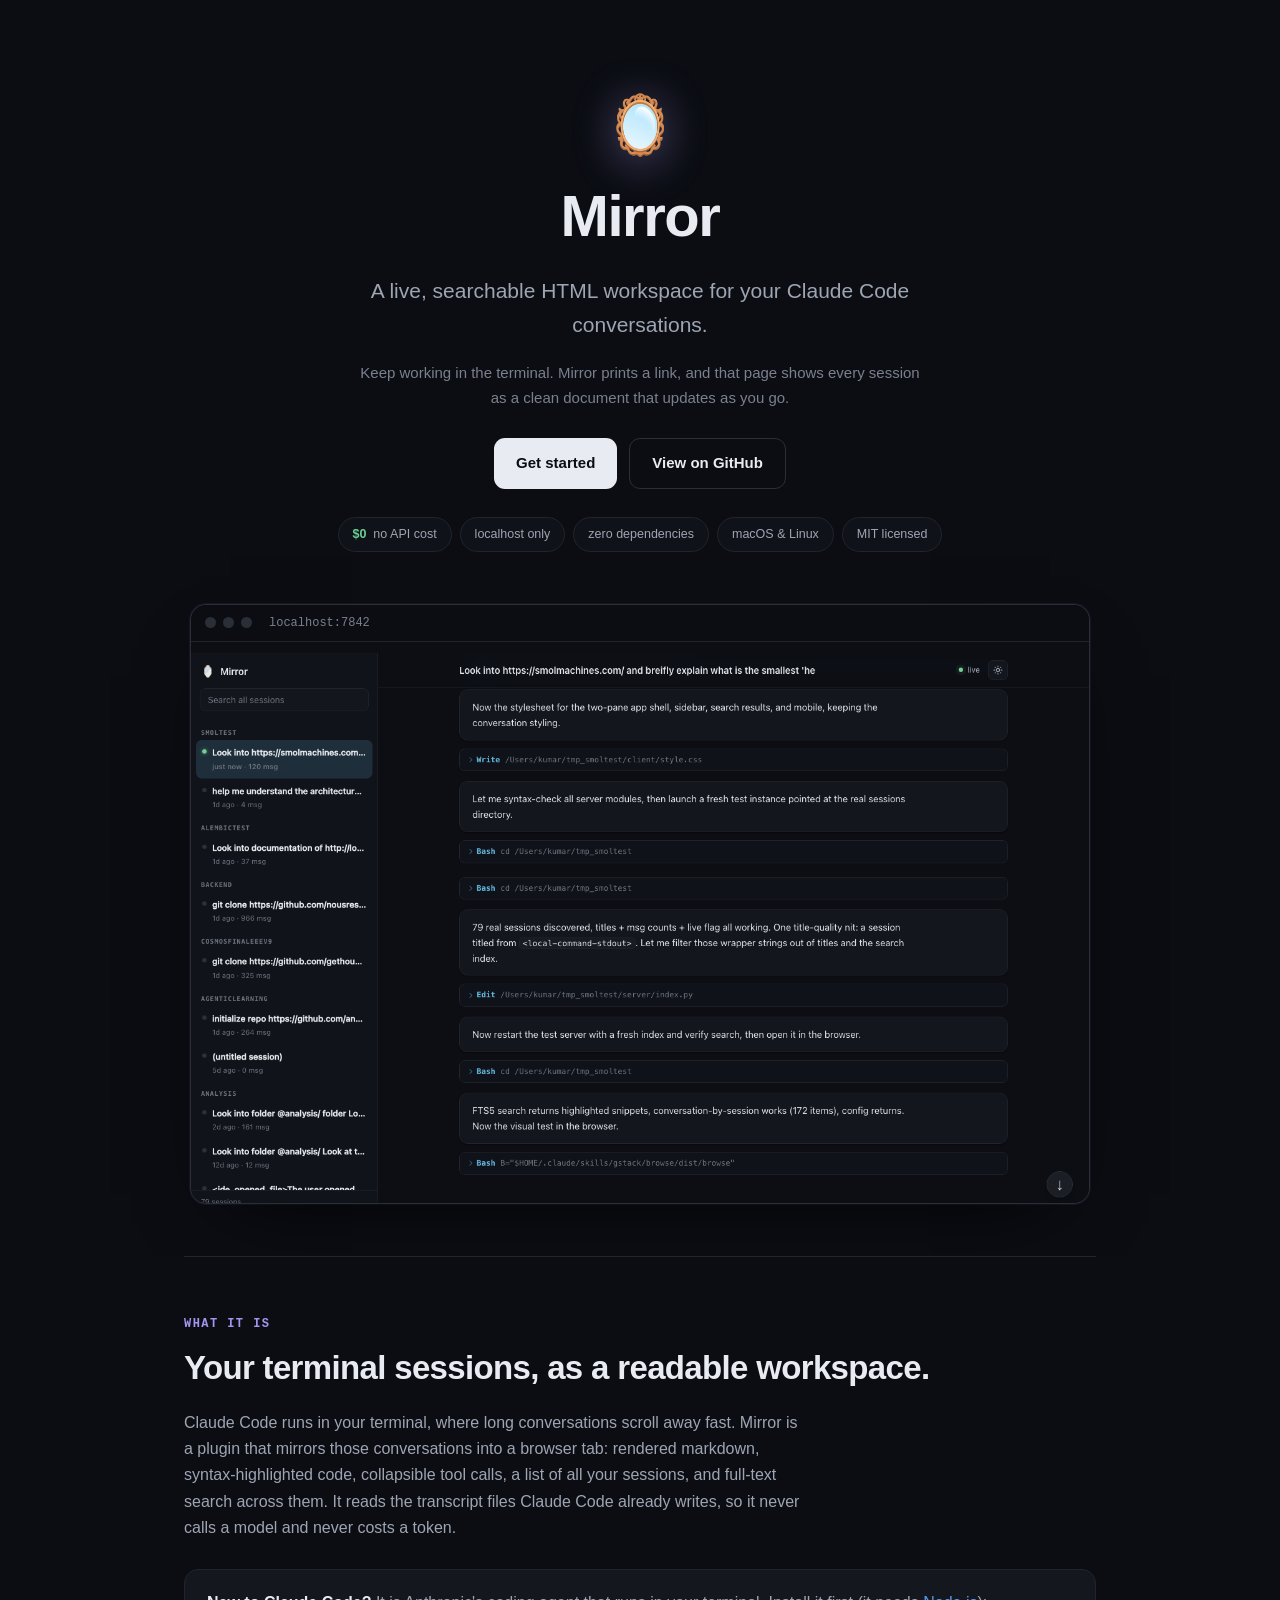
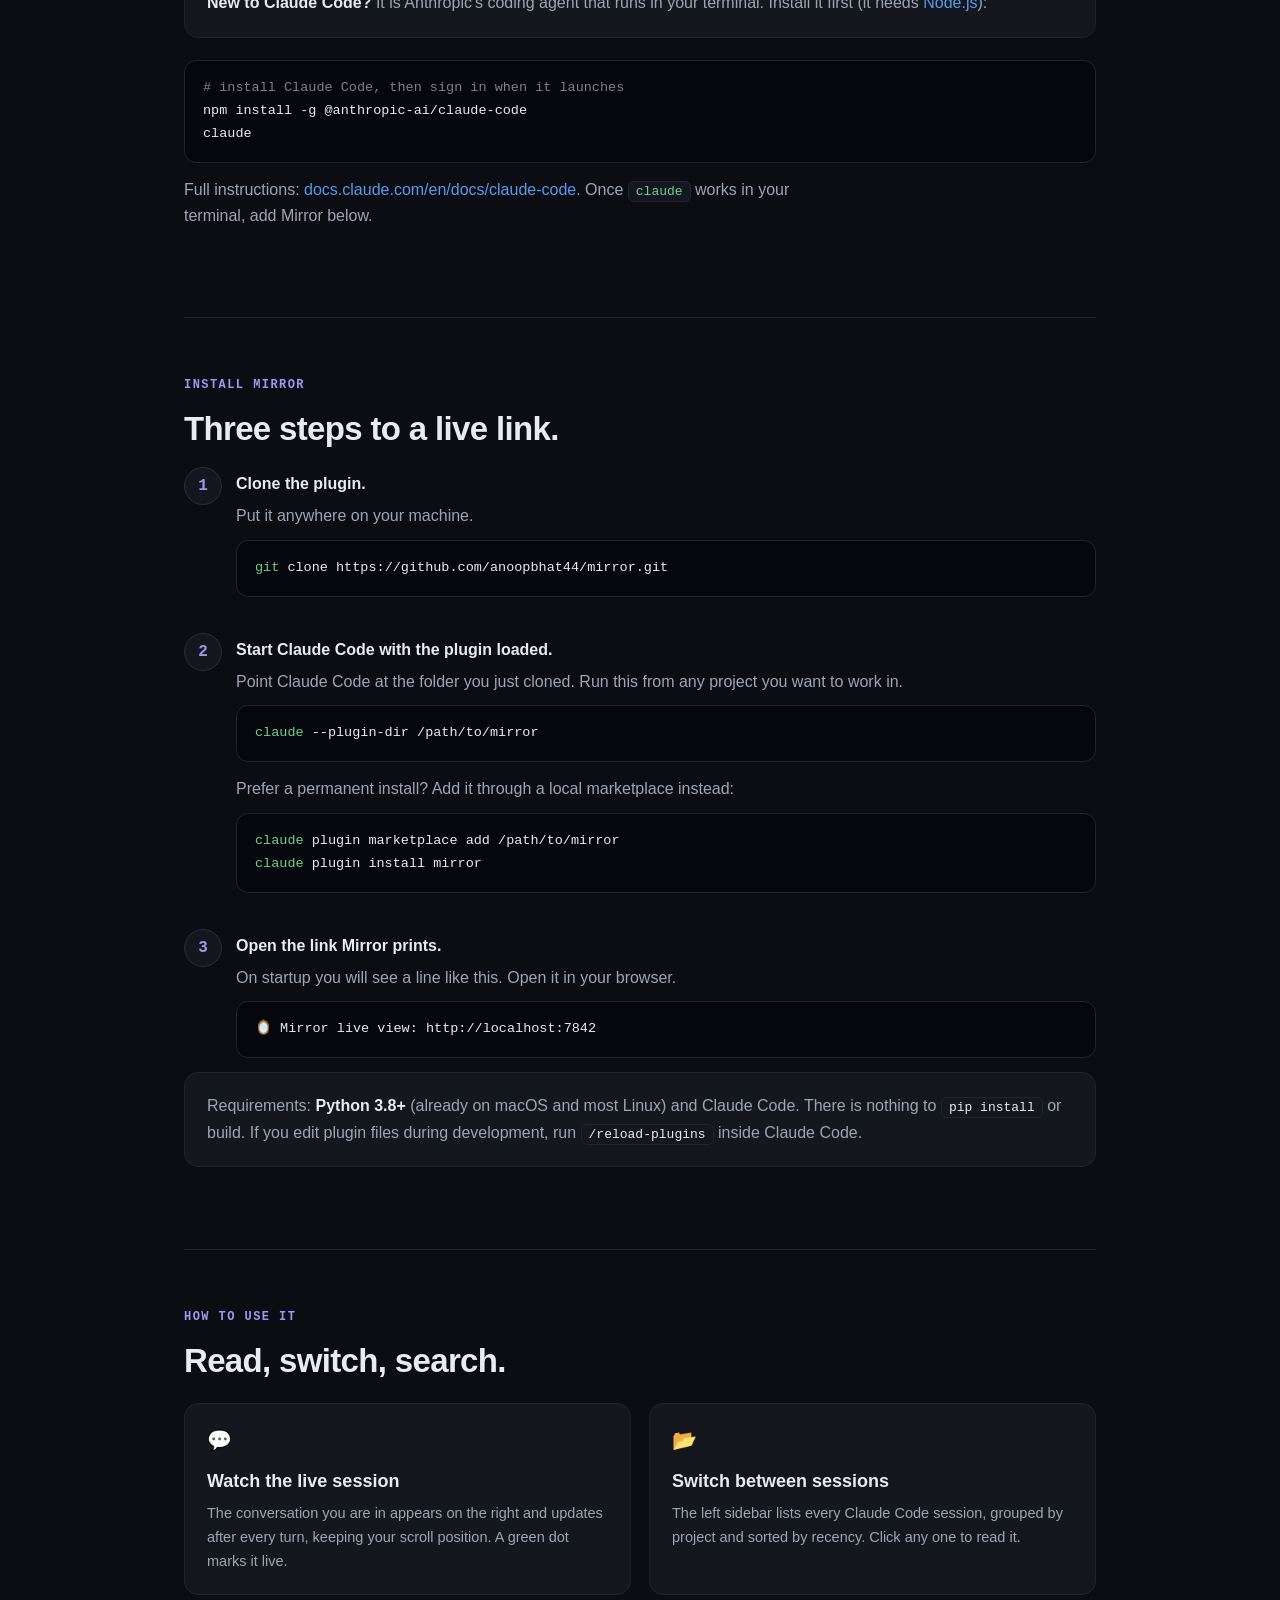
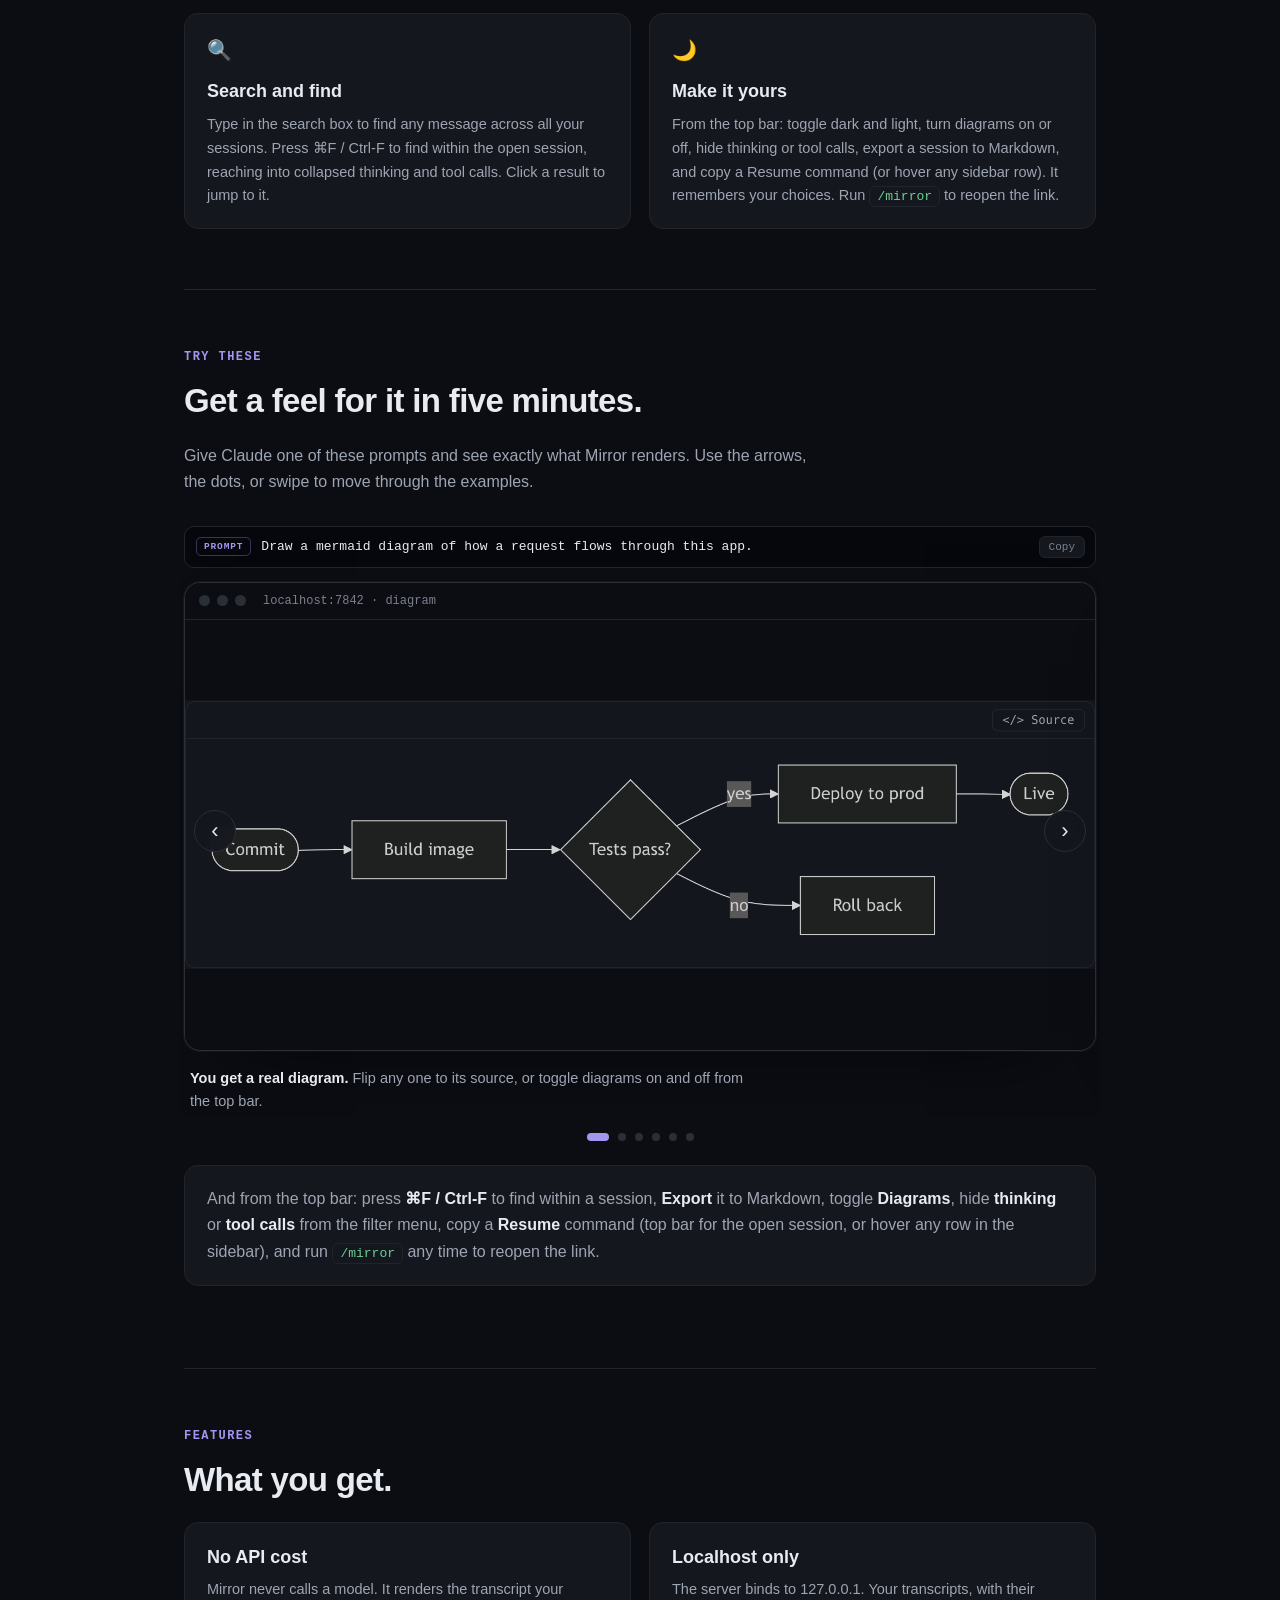
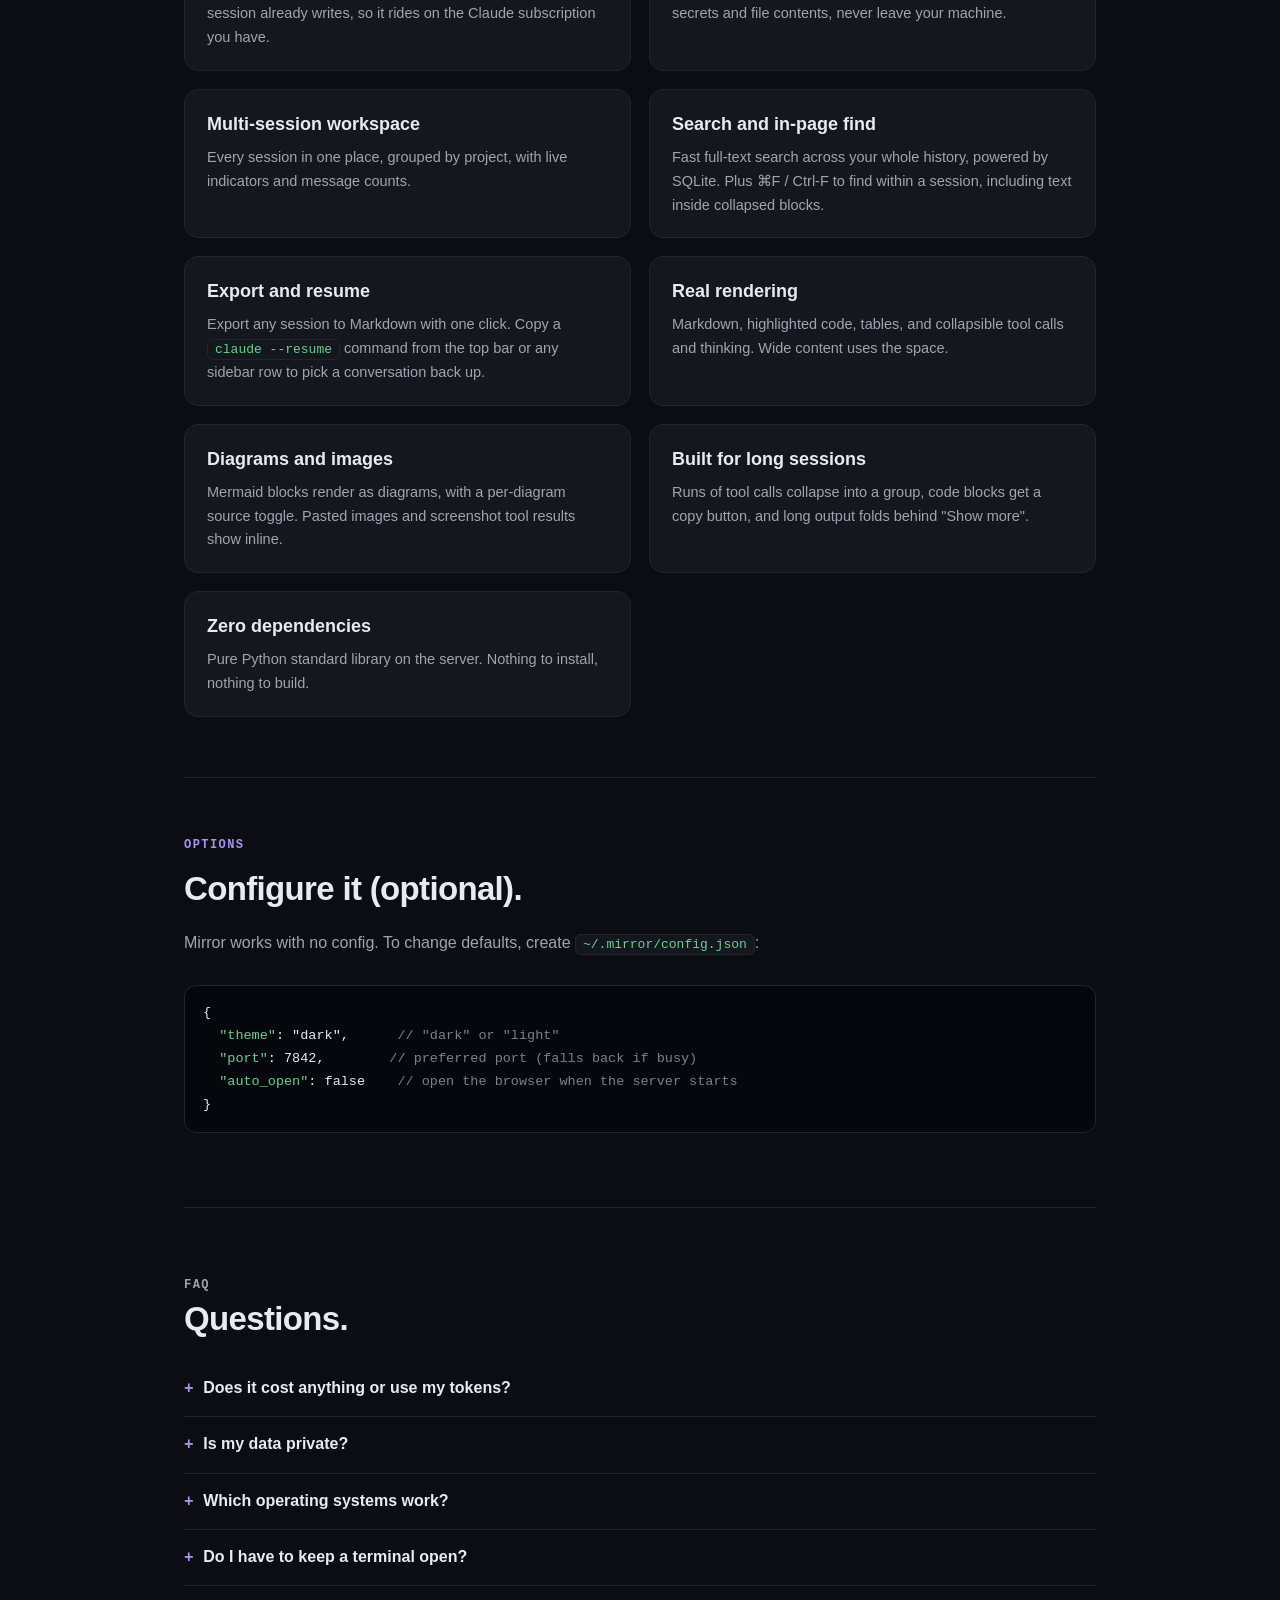
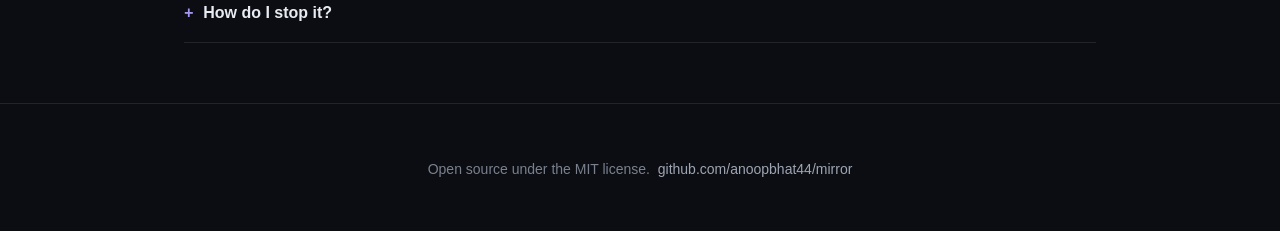
<file: docs/index.html>
<!DOCTYPE html>
<html lang="en">
<head>
  <meta charset="utf-8">
  <meta name="viewport" content="width=device-width, initial-scale=1">
  <title>Mirror, a live HTML view of your Claude Code conversations</title>
  <meta name="description" content="Mirror is a Claude Code plugin that shows your conversations as a live, searchable HTML workspace. No API cost, localhost only, zero dependencies.">
  <meta property="og:title" content="Mirror">
  <meta property="og:description" content="A live, searchable HTML workspace for your Claude Code sessions. No API cost, localhost only.">
  <style>
    :root {
      --hue: 265;
      --bg: oklch(0.16 0.012 var(--hue));
      --bg-2: oklch(0.205 0.014 var(--hue));
      --panel: oklch(0.23 0.015 var(--hue));
      --border: oklch(0.3 0.016 var(--hue));
      --border-soft: oklch(0.26 0.014 var(--hue));
      --text: oklch(0.94 0.008 var(--hue));
      --muted: oklch(0.72 0.02 var(--hue));
      --faint: oklch(0.6 0.02 var(--hue));
      --accent: oklch(0.72 0.13 290);
      --blue: oklch(0.68 0.14 255);
      --green: oklch(0.78 0.13 155);
      --mono: ui-monospace, "SF Mono", SFMono-Regular, Menlo, Consolas, monospace;
      --sans: -apple-system, BlinkMacSystemFont, "Segoe UI", Helvetica, Arial, sans-serif;
    }
    * { box-sizing: border-box; }
    html { scroll-behavior: smooth; }
    body { margin: 0; background: var(--bg); color: var(--text); font: 16px/1.65 var(--sans); -webkit-font-smoothing: antialiased; }
    a { color: var(--blue); text-decoration: none; }
    a:hover { text-decoration: underline; }
    .wrap { max-width: 960px; margin: 0 auto; padding: 0 24px; }

    .hero { position: relative; text-align: center; padding: 96px 24px 52px; overflow: hidden; }
    .hero::before { content: ""; position: absolute; inset: -40% 0 auto 0; height: 440px; background: radial-gradient(58% 70% at 50% 0%, color-mix(in oklch, var(--accent) 22%, transparent), transparent 70%); z-index: 0; }
    .hero > * { position: relative; z-index: 1; }
    .logo { font-size: 58px; line-height: 1; filter: drop-shadow(0 6px 22px color-mix(in oklch, var(--accent) 42%, transparent)); }
    h1 { font-size: clamp(40px, 7vw, 58px); margin: 14px 0 10px; letter-spacing: -0.025em; font-weight: 680; }
    .tagline { font-size: clamp(17px, 2.4vw, 21px); color: var(--muted); margin: 0 auto 18px; max-width: 640px; }
    .sub { color: var(--faint); font-size: 15px; margin: 0 auto 28px; max-width: 560px; }
    .cta { display: inline-flex; gap: 12px; flex-wrap: wrap; justify-content: center; }
    .btn { display: inline-flex; align-items: center; gap: 8px; padding: 12px 22px; border-radius: 11px; font-weight: 600; font-size: 15px; transition: transform 0.18s cubic-bezier(0.22,1,0.36,1), background 0.18s ease, border-color 0.18s ease; }
    .btn:hover { transform: translateY(-2px); text-decoration: none; }
    .btn.primary { background: var(--text); color: var(--bg); }
    .btn.primary:hover { background: #fff; }
    .btn.ghost { border: 1px solid var(--border); color: var(--text); }
    .btn.ghost:hover { border-color: var(--faint); background: var(--bg-2); }
    .pills { display: flex; gap: 8px; flex-wrap: wrap; justify-content: center; margin-top: 28px; }
    .pill { font-size: 12.5px; color: var(--muted); font-weight: 500; border: 1px solid var(--border-soft); border-radius: 999px; padding: 6px 14px; background: color-mix(in oklch, var(--bg-2) 60%, transparent); }
    .pill b { color: var(--green); font-weight: 600; }

    .preview { margin: 52px auto 0; max-width: 900px; border: 1px solid var(--border); border-radius: 16px; overflow: hidden; background: var(--bg-2); box-shadow: 0 30px 80px -40px oklch(0.05 0.02 var(--hue)), 0 0 0 1px color-mix(in oklch, var(--accent) 8%, transparent); }
    .preview .chrome { display: flex; align-items: center; gap: 7px; padding: 11px 14px; border-bottom: 1px solid var(--border-soft); background: var(--bg); }
    .preview .chrome i { width: 11px; height: 11px; border-radius: 50%; background: var(--border); display: inline-block; }
    .preview .chrome .addr { margin-left: 10px; font: 12px var(--mono); color: var(--faint); }
    .preview img { display: block; width: 100%; height: auto; }

    section { padding: 60px 0; border-top: 1px solid var(--border-soft); }
    .eyebrow { font: 600 12px var(--mono); letter-spacing: 0.12em; text-transform: uppercase; color: var(--accent); margin: 0 0 10px; }
    h2 { font-size: clamp(26px, 4vw, 33px); margin: 0 0 14px; letter-spacing: -0.02em; font-weight: 660; }
    h3 { font-size: 18px; margin: 0 0 6px; font-weight: 620; }
    p.lead { color: var(--muted); max-width: 70ch; margin: 0 0 28px; }

    .callout { background: var(--bg-2); border: 1px solid var(--border-soft); border-radius: 14px; padding: 20px 22px; margin: 0 0 22px; }
    .callout p { margin: 0; color: var(--muted); }
    .callout b { color: var(--text); }

    pre { background: oklch(0.13 0.012 var(--hue)); border: 1px solid var(--border-soft); border-radius: 12px; padding: 16px 18px; overflow-x: auto; font: 13.5px/1.7 var(--mono); color: var(--text); margin: 0 0 14px; }
    .c { color: var(--green); } .cm { color: var(--faint); }
    code.inline { font: 13px var(--mono); background: var(--bg-2); color: var(--green); border: 1px solid var(--border-soft); border-radius: 6px; padding: 2px 7px; }

    .steps { counter-reset: s; list-style: none; padding: 0; margin: 0; display: grid; gap: 26px; }
    .steps > li { position: relative; padding-left: 52px; }
    .steps > li::before { counter-increment: s; content: counter(s); position: absolute; left: 0; top: -4px; width: 36px; height: 36px; border: 1px solid var(--border); border-radius: 50%; display: grid; place-items: center; font: 600 16px var(--mono); color: var(--accent); background: var(--bg-2); }
    .steps b { font-weight: 620; }
    .steps p { margin: 6px 0 10px; color: var(--muted); }

    .feat { display: grid; grid-template-columns: 1fr 1fr; gap: 18px; }
    .card { background: var(--bg-2); border: 1px solid var(--border-soft); border-radius: 14px; padding: 20px 22px; }
    .card p { margin: 0; color: var(--muted); font-size: 14.5px; }
    .card .ic { font-size: 20px; margin-bottom: 10px; display: block; }

    .faq details { border-bottom: 1px solid var(--border-soft); padding: 14px 0; }
    .faq summary { cursor: pointer; font-weight: 600; list-style: none; }
    .faq summary::-webkit-details-marker { display: none; }
    .faq summary::before { content: "+ "; color: var(--accent); font-family: var(--mono); }
    .faq details[open] summary::before { content: "- "; }
    .faq p { color: var(--muted); margin: 10px 0 0; max-width: 70ch; }

    footer { text-align: center; color: var(--faint); font-size: 14px; padding: 54px 24px; border-top: 1px solid var(--border-soft); }
    footer a { color: var(--muted); }
    /* carousel */
    .carousel { position: relative; margin-top: 30px; }
    .track { display: flex; gap: 22px; overflow-x: auto; scroll-snap-type: x mandatory; scroll-behavior: smooth; padding: 4px; margin: -4px; scrollbar-width: none; outline: none; }
    .track::-webkit-scrollbar { display: none; }
    .track:focus-visible { box-shadow: 0 0 0 2px var(--accent); border-radius: 16px; }
    .slide { flex: 0 0 100%; scroll-snap-align: center; min-width: 0; margin: 0; }
    .frame { border: 1px solid var(--border); border-radius: 16px; overflow: hidden; background: var(--bg-2); box-shadow: 0 30px 80px -50px oklch(0.05 0.02 var(--hue)), 0 0 0 1px color-mix(in oklch, var(--accent) 7%, transparent); }
    .frame .chrome { display: flex; align-items: center; gap: 7px; padding: 11px 14px; border-bottom: 1px solid var(--border-soft); background: var(--bg); }
    .frame .chrome i { width: 11px; height: 11px; border-radius: 50%; background: var(--border); display: inline-block; }
    .frame .chrome .addr { margin-left: 10px; font: 12px var(--mono); color: var(--faint); }
    .shot { height: clamp(230px, 40vw, 430px); display: grid; place-items: center; background: var(--bg); }
    .shot img { max-width: 100%; max-height: 100%; width: auto; height: auto; display: block; }
    .cap { margin: 16px 6px 0; color: var(--muted); font-size: 14.5px; line-height: 1.6; max-width: 70ch; }
    .cap b { color: var(--text); font-weight: 620; }
    .cbtn { position: absolute; top: 50%; transform: translateY(-50%); width: 42px; height: 42px; border-radius: 50%; border: 1px solid var(--border); background: color-mix(in oklch, var(--bg-2) 86%, transparent); backdrop-filter: blur(6px); color: var(--text); font-size: 22px; line-height: 1; cursor: pointer; display: grid; place-items: center; transition: transform 0.16s ease, border-color 0.16s ease; z-index: 2; }
    .cbtn:hover { border-color: var(--faint); transform: translateY(-50%) scale(1.07); }
    .cbtn.prev { left: 10px; } .cbtn.next { right: 10px; }
    .dots { display: flex; justify-content: center; gap: 9px; margin-top: 20px; }
    .dots button { width: 8px; height: 8px; padding: 0; border-radius: 50%; border: none; background: var(--border); cursor: pointer; transition: background 0.16s ease, width 0.16s ease; }
    .dots button[aria-current="true"] { background: var(--accent); width: 22px; border-radius: 5px; }
    /* prompt bar above each example */
    .ask { display: flex; align-items: center; gap: 10px; background: oklch(0.13 0.012 var(--hue)); border: 1px solid var(--border-soft); border-radius: 10px; padding: 9px 10px 9px 11px; margin-bottom: 14px; }
    .ask-tag { flex: none; font: 600 9.5px var(--mono); letter-spacing: 0.09em; text-transform: uppercase; color: var(--accent); border: 1px solid color-mix(in oklch, var(--accent) 32%, transparent); border-radius: 5px; padding: 3px 7px; }
    .ask-text { flex: 1; min-width: 0; font: 13px var(--mono); color: var(--text); white-space: nowrap; overflow: hidden; text-overflow: ellipsis; }
    .ask .copy { flex: none; font: 11px var(--mono); color: var(--faint); background: var(--bg-2); border: 1px solid var(--border-soft); border-radius: 6px; padding: 4px 9px; cursor: pointer; transition: color 0.15s ease; }
    .ask .copy:hover { color: var(--text); }
    @media (prefers-reduced-motion: reduce) { .track { scroll-behavior: auto; } }
    @media (max-width: 640px) { .feat { grid-template-columns: 1fr; } .cbtn { display: none; } .ask-text { white-space: normal; } }
  </style>
</head>
<body>
  <header class="hero">
    <div class="logo">&#129694;</div>
    <h1>Mirror</h1>
    <p class="tagline">A live, searchable HTML workspace for your Claude Code conversations.</p>
    <p class="sub">Keep working in the terminal. Mirror prints a link, and that page shows every session as a clean document that updates as you go.</p>
    <div class="cta">
      <a class="btn primary" href="#install">Get started</a>
      <a class="btn ghost" href="https://github.com/anoopbhat44/mirror">View on GitHub</a>
    </div>
    <div class="pills">
      <span class="pill"><b>&#36;0</b> &nbsp;no API cost</span>
      <span class="pill">localhost only</span>
      <span class="pill">zero dependencies</span>
      <span class="pill">macOS &amp; Linux</span>
      <span class="pill">MIT licensed</span>
    </div>
    <div class="preview">
      <div class="chrome"><i></i><i></i><i></i><span class="addr">localhost:7842</span></div>
      <img src="screenshot.png" alt="The Mirror workspace: a session list on the left and a rendered Claude Code conversation on the right.">
    </div>
  </header>

  <main class="wrap">
    <section>
      <p class="eyebrow">What it is</p>
      <h2>Your terminal sessions, as a readable workspace.</h2>
      <p class="lead">Claude Code runs in your terminal, where long conversations scroll away fast. Mirror is a plugin that mirrors those conversations into a browser tab: rendered markdown, syntax-highlighted code, collapsible tool calls, a list of all your sessions, and full-text search across them. It reads the transcript files Claude Code already writes, so it never calls a model and never costs a token.</p>
      <div class="callout">
        <p><b>New to Claude Code?</b> It is Anthropic's coding agent that runs in your terminal. Install it first (it needs <a href="https://nodejs.org">Node.js</a>):</p>
      </div>
      <pre><span class="cm"># install Claude Code, then sign in when it launches</span>
npm install -g @anthropic-ai/claude-code
claude</pre>
      <p class="lead">Full instructions: <a href="https://docs.claude.com/en/docs/claude-code">docs.claude.com/en/docs/claude-code</a>. Once <code class="inline">claude</code> works in your terminal, add Mirror below.</p>
    </section>

    <section id="install">
      <p class="eyebrow">Install Mirror</p>
      <h2>Three steps to a live link.</h2>
      <ol class="steps">
        <li>
          <b>Clone the plugin.</b>
          <p>Put it anywhere on your machine.</p>
          <pre><span class="c">git</span> clone https://github.com/anoopbhat44/mirror.git</pre>
        </li>
        <li>
          <b>Start Claude Code with the plugin loaded.</b>
          <p>Point Claude Code at the folder you just cloned. Run this from any project you want to work in.</p>
          <pre><span class="c">claude</span> --plugin-dir /path/to/mirror</pre>
          <p>Prefer a permanent install? Add it through a local marketplace instead:</p>
          <pre><span class="c">claude</span> plugin marketplace add /path/to/mirror
<span class="c">claude</span> plugin install mirror</pre>
        </li>
        <li>
          <b>Open the link Mirror prints.</b>
          <p>On startup you will see a line like this. Open it in your browser.</p>
          <pre>&#129694; Mirror live view: http://localhost:7842</pre>
        </li>
      </ol>
      <div class="callout">
        <p>Requirements: <b>Python 3.8+</b> (already on macOS and most Linux) and Claude Code. There is nothing to <code class="inline" style="color:var(--text)">pip install</code> or build. If you edit plugin files during development, run <code class="inline" style="color:var(--text)">/reload-plugins</code> inside Claude Code.</p>
      </div>
    </section>

    <section>
      <p class="eyebrow">How to use it</p>
      <h2>Read, switch, search.</h2>
      <div class="feat">
        <div class="card"><span class="ic">&#128172;</span><h3>Watch the live session</h3><p>The conversation you are in appears on the right and updates after every turn, keeping your scroll position. A green dot marks it live.</p></div>
        <div class="card"><span class="ic">&#128194;</span><h3>Switch between sessions</h3><p>The left sidebar lists every Claude Code session, grouped by project and sorted by recency. Click any one to read it.</p></div>
        <div class="card"><span class="ic">&#128269;</span><h3>Search and find</h3><p>Type in the search box to find any message across all your sessions. Press &#8984;F / Ctrl&#8209;F to find within the open session, reaching into collapsed thinking and tool calls. Click a result to jump to it.</p></div>
        <div class="card"><span class="ic">&#127769;</span><h3>Make it yours</h3><p>From the top bar: toggle dark and light, turn diagrams on or off, hide thinking or tool calls, export a session to Markdown, and copy a Resume command (or hover any sidebar row). It remembers your choices. Run <code class="inline">/mirror</code> to reopen the link.</p></div>
      </div>
    </section>

    <section id="showcase">
      <p class="eyebrow">Try these</p>
      <h2>Get a feel for it in five minutes.</h2>
      <p class="lead">Give Claude one of these prompts and see exactly what Mirror renders. Use the arrows, the dots, or swipe to move through the examples.</p>
      <div class="carousel">
        <div class="track" id="mtrack" tabindex="0" role="group" aria-roledescription="carousel" aria-label="Examples">
          <figure class="slide">
            <div class="ask"><span class="ask-tag">Prompt</span><span class="ask-text">Draw a mermaid diagram of how a request flows through this app.</span><button class="copy" type="button" aria-label="Copy prompt">Copy</button></div>
            <div class="frame"><div class="chrome"><i></i><i></i><i></i><span class="addr">localhost:7842 &middot; diagram</span></div><div class="shot"><img src="feat-mermaid.png" alt="A mermaid flowchart rendered from a fenced code block, with a Source toggle in the corner."></div></div>
            <figcaption class="cap"><b>You get a real diagram.</b> Flip any one to its source, or toggle diagrams on and off from the top bar.</figcaption>
          </figure>
          <figure class="slide">
            <div class="ask"><span class="ask-tag">Prompt</span><span class="ask-text">Read every file in src/ and tell me what each one does.</span><button class="copy" type="button" aria-label="Copy prompt">Copy</button></div>
            <div class="frame"><div class="chrome"><i></i><i></i><i></i><span class="addr">localhost:7842 &middot; tools</span></div><div class="shot"><img src="feat-tools.png" alt="Four tool calls collapsed into one group with a count header and an expand-all control."></div></div>
            <figcaption class="cap"><b>The tool calls collapse into one group</b> with a count and an expand-all control, so a busy turn stays readable.</figcaption>
          </figure>
          <figure class="slide">
            <div class="ask"><span class="ask-tag">Prompt</span><span class="ask-text">What looks wrong in this screenshot?</span><button class="copy" type="button" aria-label="Copy prompt">Copy</button></div>
            <div class="frame"><div class="chrome"><i></i><i></i><i></i><span class="addr">localhost:7842 &middot; images</span></div><div class="shot"><img src="feat-image.png" alt="A pasted dashboard image rendered inline beneath a user message."></div></div>
            <figcaption class="cap"><b>Your image renders inline,</b> and so do screenshots your tools take, instead of a wall of base64.</figcaption>
          </figure>
          <figure class="slide">
            <div class="ask"><span class="ask-tag">Prompt</span><span class="ask-text">Print package.json in full and explain each dependency.</span><button class="copy" type="button" aria-label="Copy prompt">Copy</button></div>
            <div class="frame"><div class="chrome"><i></i><i></i><i></i><span class="addr">localhost:7842 &middot; output</span></div><div class="shot"><img src="feat-code.png" alt="A long YAML block folded behind a Show more control, with a Copy button."></div></div>
            <figcaption class="cap"><b>Long output folds behind "Show more,"</b> and every code block gets a copy button on hover.</figcaption>
          </figure>
          <figure class="slide">
            <div class="ask"><span class="ask-tag">In Mirror</span><span class="ask-text">Search: rollback</span></div>
            <div class="frame"><div class="chrome"><i></i><i></i><i></i><span class="addr">localhost:7842 &middot; search</span></div><div class="shot"><img src="search.png" alt="Searching across all sessions in Mirror, with matches highlighted in the results."></div></div>
            <figcaption class="cap"><b>Find anything across every session,</b> with matches highlighted and a click to jump straight to them.</figcaption>
          </figure>
          <figure class="slide">
            <div class="ask"><span class="ask-tag">In Mirror</span><span class="ask-text">Press &#8984;F / Ctrl&#8209;F, then type</span></div>
            <div class="frame"><div class="chrome"><i></i><i></i><i></i><span class="addr">localhost:7842 &middot; find</span></div><div class="shot"><img src="feat-find.png" alt="In-page find searching the current session, opening a collapsed thinking block to reveal the highlighted match."></div></div>
            <figcaption class="cap"><b>Find inside the current session,</b> even text tucked inside collapsed thinking and tool calls. Mirror opens each one as you step through the matches.</figcaption>
          </figure>
        </div>
        <button class="cbtn prev" id="mprev" type="button" aria-label="Previous example">&#8249;</button>
        <button class="cbtn next" id="mnext" type="button" aria-label="Next example">&#8250;</button>
        <div class="dots" id="mdots" role="tablist" aria-label="Choose example"></div>
      </div>
      <div class="callout" style="margin-top: 24px;">
        <p>And from the top bar: press <b>&#8984;F / Ctrl&#8209;F</b> to find within a session, <b>Export</b> it to Markdown, toggle <b>Diagrams</b>, hide <b>thinking</b> or <b>tool calls</b> from the filter menu, copy a <b>Resume</b> command (top bar for the open session, or hover any row in the sidebar), and run <code class="inline">/mirror</code> any time to reopen the link.</p>
      </div>
    </section>

    <section>
      <p class="eyebrow">Features</p>
      <h2>What you get.</h2>
      <div class="feat">
        <div class="card"><h3>No API cost</h3><p>Mirror never calls a model. It renders the transcript your session already writes, so it rides on the Claude subscription you have.</p></div>
        <div class="card"><h3>Localhost only</h3><p>The server binds to 127.0.0.1. Your transcripts, with their secrets and file contents, never leave your machine.</p></div>
        <div class="card"><h3>Multi-session workspace</h3><p>Every session in one place, grouped by project, with live indicators and message counts.</p></div>
        <div class="card"><h3>Search and in-page find</h3><p>Fast full-text search across your whole history, powered by SQLite. Plus &#8984;F / Ctrl&#8209;F to find within a session, including text inside collapsed blocks.</p></div>
        <div class="card"><h3>Export and resume</h3><p>Export any session to Markdown with one click. Copy a <code class="inline">claude --resume</code> command from the top bar or any sidebar row to pick a conversation back up.</p></div>
        <div class="card"><h3>Real rendering</h3><p>Markdown, highlighted code, tables, and collapsible tool calls and thinking. Wide content uses the space.</p></div>
        <div class="card"><h3>Diagrams and images</h3><p>Mermaid blocks render as diagrams, with a per-diagram source toggle. Pasted images and screenshot tool results show inline.</p></div>
        <div class="card"><h3>Built for long sessions</h3><p>Runs of tool calls collapse into a group, code blocks get a copy button, and long output folds behind "Show more".</p></div>
        <div class="card"><h3>Zero dependencies</h3><p>Pure Python standard library on the server. Nothing to install, nothing to build.</p></div>
      </div>
    </section>

    <section>
      <p class="eyebrow">Options</p>
      <h2>Configure it (optional).</h2>
      <p class="lead">Mirror works with no config. To change defaults, create <code class="inline">~/.mirror/config.json</code>:</p>
      <pre>{
  <span class="c">"theme"</span>: "dark",      <span class="cm">// "dark" or "light"</span>
  <span class="c">"port"</span>: 7842,        <span class="cm">// preferred port (falls back if busy)</span>
  <span class="c">"auto_open"</span>: false    <span class="cm">// open the browser when the server starts</span>
}</pre>
    </section>

    <section class="faq">
      <p class="eyebrow">FAQ</p>
      <h2>Questions.</h2>
      <details><summary>Does it cost anything or use my tokens?</summary><p>No. Mirror reads the transcript files Claude Code writes to disk. It never makes a model call, so it adds nothing to your bill.</p></details>
      <details><summary>Is my data private?</summary><p>Everything stays local. The server only listens on 127.0.0.1, so the page is reachable only from your own machine. Mirror does not upload anything.</p></details>
      <details><summary>Which operating systems work?</summary><p>macOS and Linux. You need Python 3.8 or newer, which is already present on most systems.</p></details>
      <details><summary>Do I have to keep a terminal open?</summary><p>Mirror starts a small background server automatically when Claude Code launches. Just open the printed link.</p></details>
      <details><summary>How do I stop it?</summary><p>Run <code class="inline" style="color:var(--text)">kill $(cat ~/.mirror/server.pid)</code>. It starts again next time you launch Claude Code.</p></details>
    </section>
  </main>

  <footer>
    Open source under the MIT license. &nbsp;<a href="https://github.com/anoopbhat44/mirror">github.com/anoopbhat44/mirror</a>
  </footer>

  <script>
    (function () {
      var track = document.getElementById("mtrack");
      if (!track) return;
      var slides = Array.prototype.slice.call(track.children);
      var dots = document.getElementById("mdots");
      slides.forEach(function (s, i) {
        var b = document.createElement("button");
        b.type = "button";
        b.setAttribute("role", "tab");
        b.setAttribute("aria-label", "Example " + (i + 1));
        if (i === 0) b.setAttribute("aria-current", "true");
        b.addEventListener("click", function () { go(i); });
        dots.appendChild(b);
      });
      function go(i) { slides[i].scrollIntoView({ block: "nearest", inline: "center" }); }
      function nearest() {
        var c = track.scrollLeft + track.clientWidth / 2, best = 0, bd = Infinity;
        slides.forEach(function (s, i) {
          var d = Math.abs(s.offsetLeft + s.clientWidth / 2 - c);
          if (d < bd) { bd = d; best = i; }
        });
        return best;
      }
      function sync() {
        var a = nearest();
        Array.prototype.forEach.call(dots.children, function (d, i) {
          if (i === a) d.setAttribute("aria-current", "true");
          else d.removeAttribute("aria-current");
        });
      }
      var t;
      track.addEventListener("scroll", function () { clearTimeout(t); t = setTimeout(sync, 80); }, { passive: true });
      document.getElementById("mprev").addEventListener("click", function () { go(Math.max(0, nearest() - 1)); });
      document.getElementById("mnext").addEventListener("click", function () { go(Math.min(slides.length - 1, nearest() + 1)); });
      track.addEventListener("keydown", function (e) {
        if (e.key === "ArrowRight") { e.preventDefault(); go(Math.min(slides.length - 1, nearest() + 1)); }
        if (e.key === "ArrowLeft") { e.preventDefault(); go(Math.max(0, nearest() - 1)); }
      });
    })();

    (function () {
      document.querySelectorAll(".ask .copy").forEach(function (btn) {
        btn.addEventListener("click", function () {
          var t = btn.parentElement.querySelector(".ask-text");
          var s = t ? t.textContent : "";
          try {
            navigator.clipboard.writeText(s).then(function () {
              btn.textContent = "Copied";
              setTimeout(function () { btn.textContent = "Copy"; }, 1200);
            }, function () {});
          } catch (e) {}
        });
      });
    })();
  </script>
</body>
</html>
</file>
